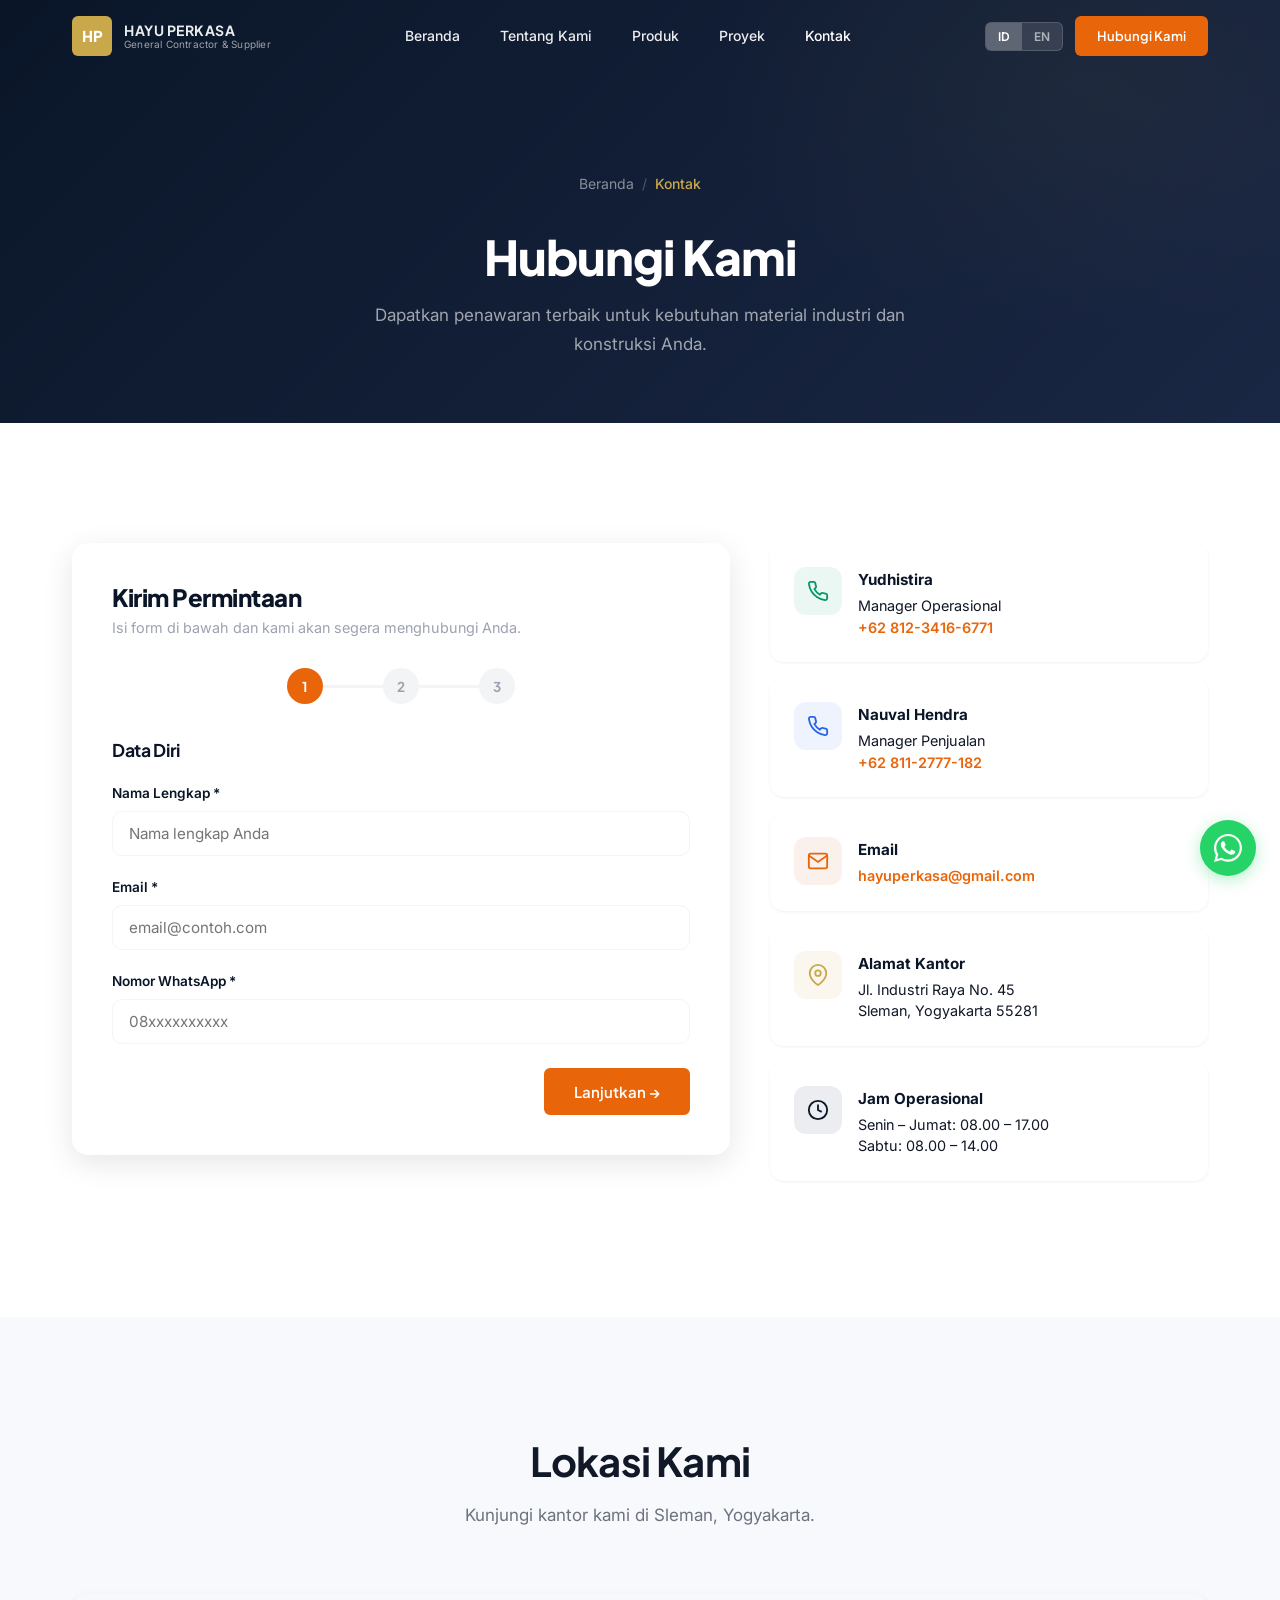
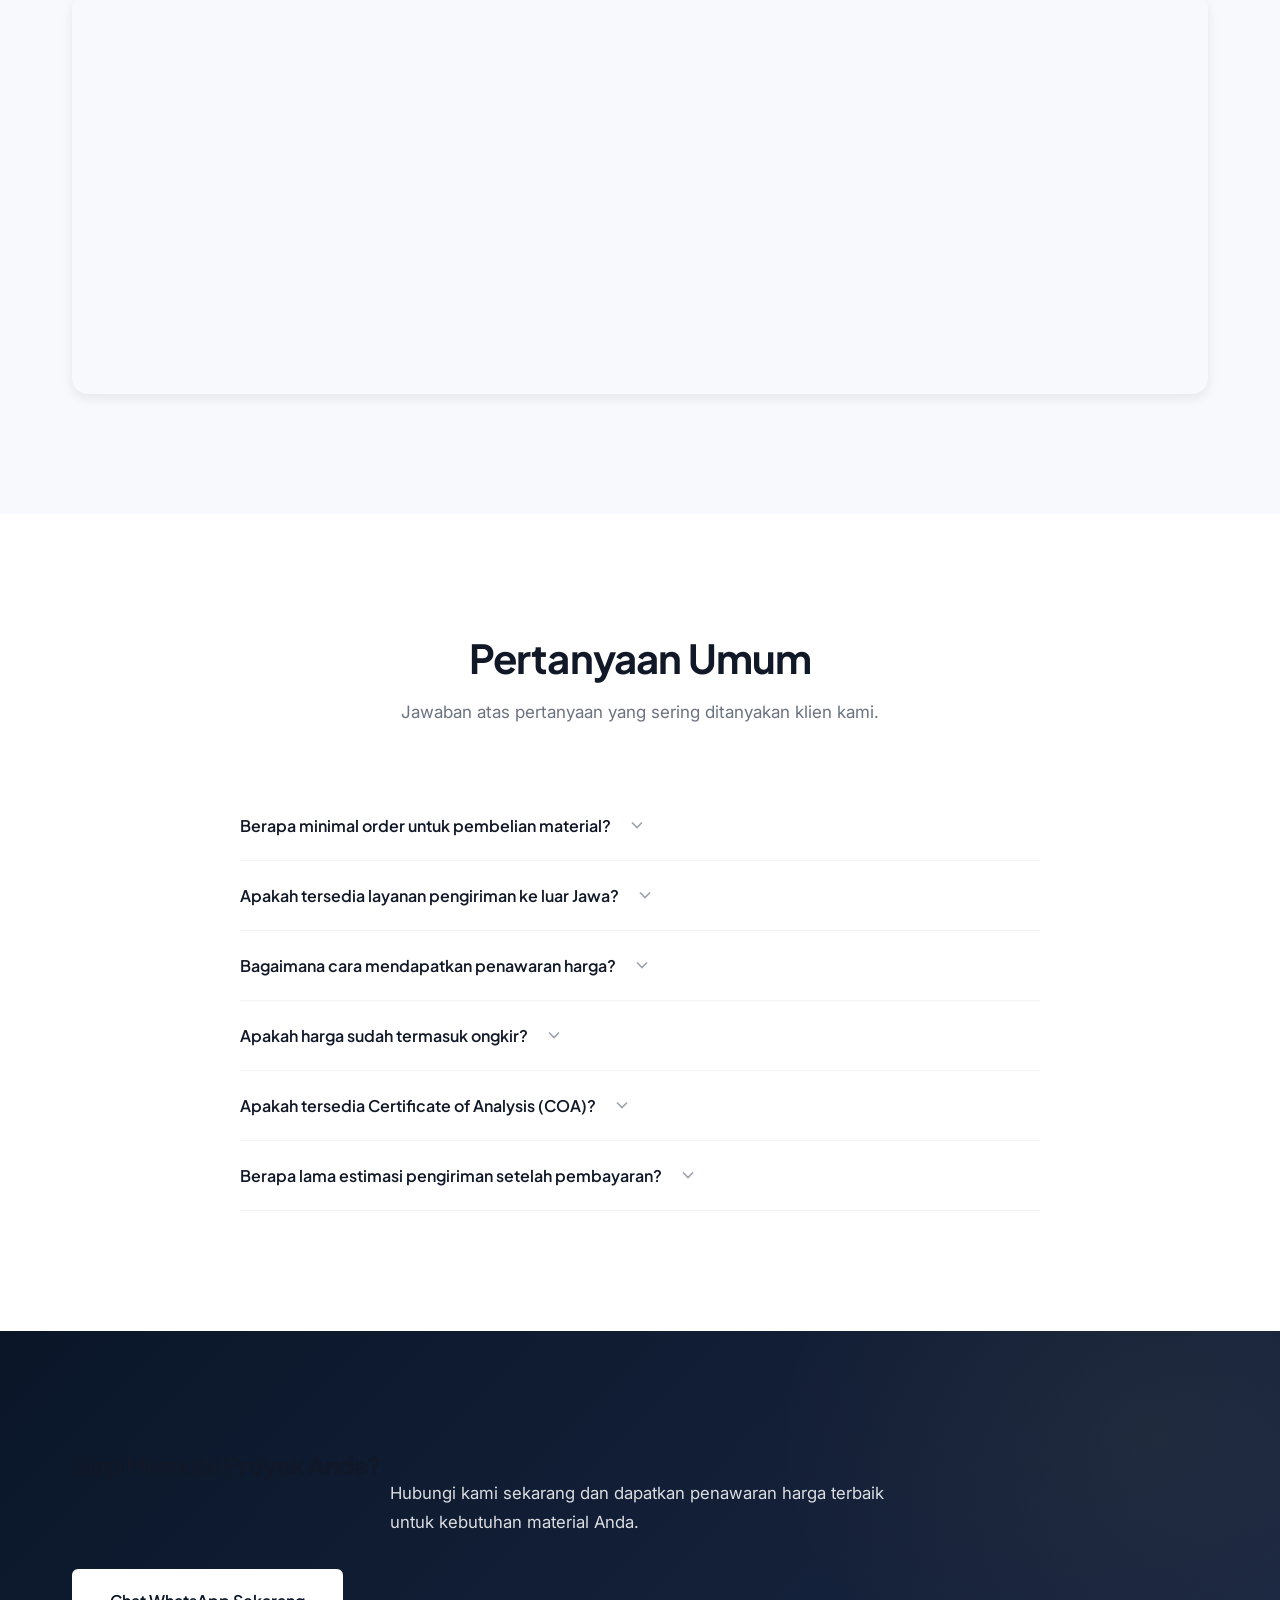
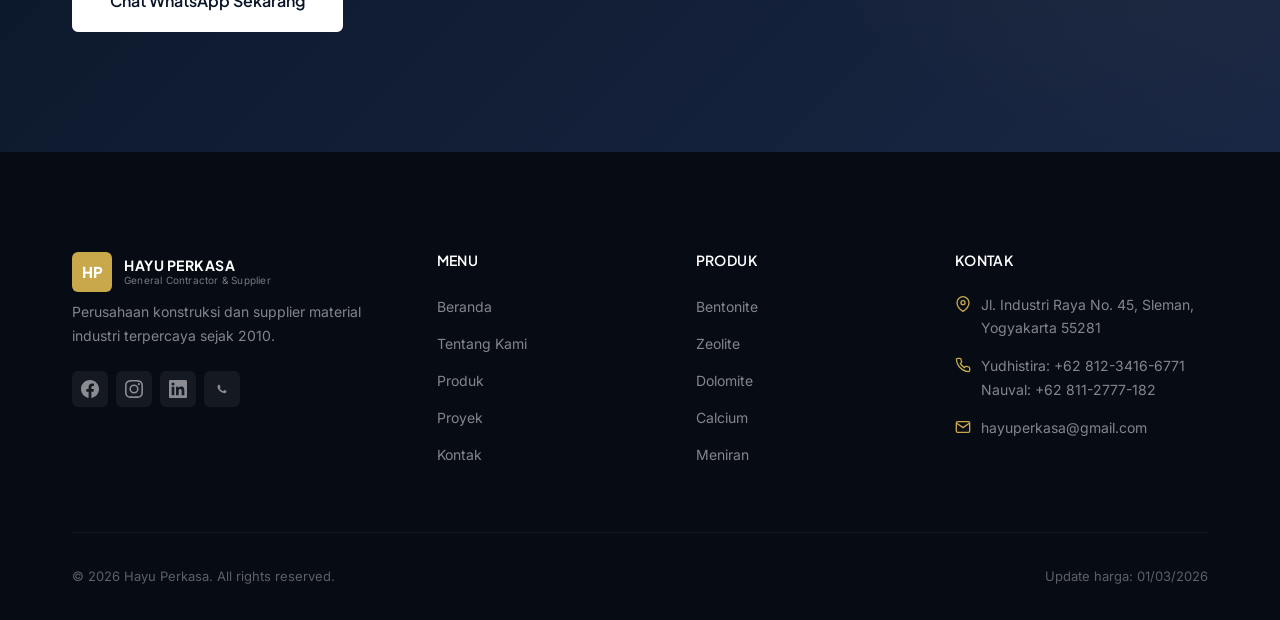
<file: contact.html>
<!DOCTYPE html>
<html lang="id">
<head>
  <meta charset="UTF-8">
  <meta name="viewport" content="width=device-width, initial-scale=1.0">
  <meta name="description" content="Hubungi Hayu Perkasa — dapatkan penawaran terbaik untuk kebutuhan material industri dan konstruksi Anda.">
  <title>Kontak — Hayu Perkasa</title>
  <link rel="preconnect" href="https://fonts.googleapis.com">
  <link rel="preconnect" href="https://fonts.gstatic.com" crossorigin>
  <link href="https://fonts.googleapis.com/css2?family=Inter:wght@300;400;500;600;700&family=Plus+Jakarta+Sans:wght@500;600;700;800&display=swap" rel="stylesheet">
  <link rel="stylesheet" href="css/style.css">
  <style>
    /* Multi-step form */
    .form-wrapper { background:var(--color-white); border-radius:16px; box-shadow:var(--shadow-lg); padding:40px; }
    .step-progress { display:flex; align-items:center; justify-content:center; gap:0; margin-bottom:36px; }
    .step-dot { width:36px; height:36px; border-radius:50%; background:var(--color-border-light); display:flex; align-items:center; justify-content:center; font-family:var(--font-heading); font-weight:700; font-size:0.85rem; color:var(--color-text-muted); transition:all 0.3s ease; position:relative; z-index:1; }
    .step-dot.active { background:var(--color-accent); color:var(--color-white); }
    .step-dot.completed { background:var(--color-primary); color:var(--color-white); }
    .step-line { width:60px; height:3px; background:var(--color-border-light); transition:background 0.3s ease; }
    .step-line.active { background:var(--color-primary); }
    .step-content { display:none; }
    .step-content.active { display:block; }
    .form-group { margin-bottom:20px; }
    .form-group label { display:block; font-weight:600; font-size:0.85rem; color:var(--color-primary); margin-bottom:6px; }
    .form-group input, .form-group select, .form-group textarea {
      width:100%; padding:12px 16px; border:1.5px solid var(--color-border-light); border-radius:10px;
      font-family:var(--font-body); font-size:0.95rem; color:var(--color-primary); transition:border-color 0.2s;
      background:var(--color-white); box-sizing:border-box;
    }
    .form-group input:focus, .form-group select:focus, .form-group textarea:focus {
      outline:none; border-color:var(--color-accent);
    }
    .form-group textarea { min-height:100px; resize:vertical; }
    .form-nav { display:flex; justify-content:space-between; gap:12px; margin-top:24px; }
    .form-nav .btn { min-width:140px; }
    .checkbox-group { display:flex; flex-wrap:wrap; gap:10px; margin-top:4px; }
    .checkbox-item { display:flex; align-items:center; gap:6px; padding:8px 14px; border:1.5px solid var(--color-border-light); border-radius:8px; cursor:pointer; font-size:0.85rem; transition:all 0.2s; user-select:none; }
    .checkbox-item:hover { border-color:var(--color-accent); }
    .checkbox-item input { display:none; }
    .checkbox-item.checked { background:rgba(204,74,24,0.06); border-color:var(--color-accent); color:var(--color-accent); font-weight:600; }

    /* Contact info */
    .contact-card { display:flex; align-items:flex-start; gap:16px; background:var(--color-white); border-radius:14px; padding:24px; box-shadow:var(--shadow-sm); margin-bottom:16px; transition:var(--transition-normal); }
    .contact-card:hover { box-shadow:var(--shadow-md); transform:translateY(-2px); }
    .contact-card-icon { width:48px; height:48px; min-width:48px; border-radius:12px; display:flex; align-items:center; justify-content:center; }
    .contact-card-icon svg { width:22px; height:22px; stroke-width:2; }
    .contact-card-title { font-weight:700; font-size:0.95rem; color:var(--color-primary); margin-bottom:2px; }
    .contact-card-value { color:var(--color-text-light); font-size:0.9rem; line-height:1.5; }
    .contact-card-value a { color:var(--color-accent); font-weight:600; text-decoration:none; }
    .contact-card-value a:hover { text-decoration:underline; }

    /* Map */
    .map-container { border-radius:16px; overflow:hidden; box-shadow:var(--shadow-md); height:400px; }
    .map-container iframe { width:100%; height:100%; border:0; }

    @media(max-width:768px) {
      .form-wrapper { padding:24px 18px; }
      .contact-split { flex-direction:column !important; }
    }
  </style>
</head>
<body>
  <!-- ===== NAVBAR ===== -->
  <nav class="navbar">
    <div class="container">
      <a href="index.html" class="navbar-brand">
        <div class="navbar-logo">HP</div>
        <div class="navbar-brand-text">
          <span class="navbar-brand-name">HAYU PERKASA</span>
          <span class="navbar-brand-tagline">General Contractor & Supplier</span>
        </div>
      </a>
      <div class="navbar-nav">
        <a href="index.html" data-id="Beranda" data-en="Home">Beranda</a>
        <a href="about.html" data-id="Tentang Kami" data-en="About Us">Tentang Kami</a>
        <a href="products.html" data-id="Produk" data-en="Products">Produk</a>
        <a href="projects.html" data-id="Proyek" data-en="Projects">Proyek</a>
        <a href="contact.html" class="active" data-id="Kontak" data-en="Contact">Kontak</a>
      </div>
      <div class="navbar-actions">
        <div class="lang-toggle">
          <button data-lang="id" class="active">ID</button>
          <button data-lang="en">EN</button>
        </div>
        <a href="contact.html" class="btn-cta-nav" data-id="Hubungi Kami" data-en="Contact Us">Hubungi Kami</a>
      </div>
      <button class="hamburger" aria-label="Toggle menu"><span></span><span></span><span></span></button>
    </div>
  </nav>
  <div class="mobile-nav">
    <a href="index.html" data-id="Beranda" data-en="Home">Beranda</a>
    <a href="about.html" data-id="Tentang Kami" data-en="About Us">Tentang Kami</a>
    <a href="products.html" data-id="Produk" data-en="Products">Produk</a>
    <a href="projects.html" data-id="Proyek" data-en="Projects">Proyek</a>
    <a href="contact.html" class="active" data-id="Kontak" data-en="Contact">Kontak</a>
    <div class="mobile-nav-actions">
      <div class="lang-toggle"><button data-lang="id" class="active">ID</button><button data-lang="en">EN</button></div>
      <a href="contact.html" class="btn btn-primary btn-sm" data-id="Hubungi Kami" data-en="Contact Us">Hubungi Kami</a>
    </div>
  </div>

  <!-- ===== PAGE HEADER ===== -->
  <section class="page-hero">
    <div class="container">
      <div class="breadcrumb">
        <a href="index.html" data-id="Beranda" data-en="Home">Beranda</a>
        <span class="separator">/</span>
        <span data-id="Kontak" data-en="Contact">Kontak</span>
      </div>
      <h1 class="reveal" data-id="Hubungi Kami" data-en="Contact Us">Hubungi Kami</h1>
      <p class="page-subtitle reveal">Dapatkan penawaran terbaik untuk kebutuhan material industri dan konstruksi Anda.</p>
    </div>
  </section>

  <!-- ===== CONTACT SECTION ===== -->
  <section class="section-padding">
    <div class="container">
      <div class="contact-split" style="display:flex;gap:40px;align-items:flex-start;">
        <!-- LEFT: Multi-step Form -->
        <div style="flex:1.2;">
          <div class="form-wrapper reveal-left">
            <h2 style="font-family:var(--font-heading);font-weight:800;font-size:1.5rem;color:var(--color-primary);margin-bottom:4px;">Kirim Permintaan</h2>
            <p style="color:var(--color-text-muted);margin-bottom:28px;font-size:0.9rem;">Isi form di bawah dan kami akan segera menghubungi Anda.</p>

            <div class="step-progress">
              <div class="step-dot active" data-step="1">1</div>
              <div class="step-line"></div>
              <div class="step-dot" data-step="2">2</div>
              <div class="step-line"></div>
              <div class="step-dot" data-step="3">3</div>
            </div>

            <form id="contactForm" novalidate>
              <!-- STEP 1 -->
              <div class="step-content active" data-step="1">
                <h3 style="font-family:var(--font-heading);font-weight:700;font-size:1.1rem;color:var(--color-primary);margin-bottom:20px;">Data Diri</h3>
                <div class="form-group">
                  <label for="nama">Nama Lengkap *</label>
                  <input type="text" id="nama" name="nama" placeholder="Nama lengkap Anda" required>
                </div>
                <div class="form-group">
                  <label for="email">Email *</label>
                  <input type="email" id="email" name="email" placeholder="email@contoh.com" required>
                </div>
                <div class="form-group">
                  <label for="whatsapp">Nomor WhatsApp *</label>
                  <input type="tel" id="whatsapp" name="whatsapp" placeholder="08xxxxxxxxxx" required>
                </div>
                <div class="form-nav">
                  <div></div>
                  <button type="button" class="btn btn-primary" onclick="nextStep(2)">Lanjutkan →</button>
                </div>
              </div>

              <!-- STEP 2 -->
              <div class="step-content" data-step="2">
                <h3 style="font-family:var(--font-heading);font-weight:700;font-size:1.1rem;color:var(--color-primary);margin-bottom:20px;">Detail Kebutuhan</h3>
                <div class="form-group">
                  <label>Produk yang Dibutuhkan *</label>
                  <div class="checkbox-group" id="productCheckboxGroup">
                    <label class="checkbox-item" onclick="toggleCheck(this)"><input type="checkbox" name="produk" value="Bentonite"> Bentonite</label>
                    <label class="checkbox-item" onclick="toggleCheck(this)"><input type="checkbox" name="produk" value="Zeolite"> Zeolite</label>
                    <label class="checkbox-item" onclick="toggleCheck(this)"><input type="checkbox" name="produk" value="Dolomite"> Dolomite</label>
                    <label class="checkbox-item" onclick="toggleCheck(this)"><input type="checkbox" name="produk" value="Calcium"> Calcium</label>
                    <label class="checkbox-item" onclick="toggleCheck(this)"><input type="checkbox" name="produk" value="Meniran"> Meniran</label>
                  </div>
                </div>
                <div class="form-group">
                  <label for="volume">Volume / Jumlah</label>
                  <select id="volume" name="volume">
                    <option value="">Pilih volume</option>
                    <option value="< 1 Ton">&lt; 1 Ton</option>
                    <option value="1 - 5 Ton">1 – 5 Ton</option>
                    <option value="5 - 20 Ton">5 – 20 Ton</option>
                    <option value="20 - 50 Ton">20 – 50 Ton</option>
                    <option value="> 50 Ton">&gt; 50 Ton</option>
                  </select>
                </div>
                <div class="form-group">
                  <label for="lokasi">Lokasi Pengiriman</label>
                  <input type="text" id="lokasi" name="lokasi" placeholder="Kota / Kabupaten tujuan">
                </div>
                <div class="form-nav">
                  <button type="button" class="btn btn-outline-dark" onclick="prevStep(1)">← Kembali</button>
                  <button type="button" class="btn btn-primary" onclick="nextStep(3)">Lanjutkan →</button>
                </div>
              </div>

              <!-- STEP 3 -->
              <div class="step-content" data-step="3">
                <h3 style="font-family:var(--font-heading);font-weight:700;font-size:1.1rem;color:var(--color-primary);margin-bottom:20px;">Pesan & Konfirmasi</h3>
                <div class="form-group">
                  <label for="pesan">Pesan / Keterangan Tambahan</label>
                  <textarea id="pesan" name="pesan" placeholder="Jelaskan kebutuhan Anda secara detail..."></textarea>
                </div>
                <div class="form-group">
                  <label for="tanggal">Tanggal Dibutuhkan</label>
                  <input type="date" id="tanggal" name="tanggal">
                </div>
                <div class="form-group">
                  <label for="source">Darimana Anda Mengenal Kami?</label>
                  <select id="source" name="source">
                    <option value="">Pilih</option>
                    <option value="Google">Google / Mesin Pencari</option>
                    <option value="Sosial Media">Sosial Media</option>
                    <option value="Referensi">Referensi Teman / Kolega</option>
                    <option value="Lainnya">Lainnya</option>
                  </select>
                </div>
                <div class="form-nav">
                  <button type="button" class="btn btn-outline-dark" onclick="prevStep(2)">← Kembali</button>
                  <button type="submit" class="btn btn-primary">Kirim via WhatsApp</button>
                </div>
              </div>
            </form>
          </div>
        </div>

        <!-- RIGHT: Contact Info -->
        <div style="flex:0.8;" class="reveal-right">
          <div class="contact-card">
            <div class="contact-card-icon" style="background:rgba(5,150,105,0.08);">
              <svg width="22" height="22" fill="none" stroke="#059669" viewBox="0 0 24 24"><path d="M22 16.92v3a2 2 0 0 1-2.18 2 19.79 19.79 0 0 1-8.63-3.07 19.5 19.5 0 0 1-6-6 19.79 19.79 0 0 1-3.07-8.67A2 2 0 0 1 4.11 2h3a2 2 0 0 1 2 1.72c.127.96.361 1.903.7 2.81a2 2 0 0 1-.45 2.11L8.09 9.91a16 16 0 0 0 6 6l1.27-1.27a2 2 0 0 1 2.11-.45c.907.339 1.85.573 2.81.7A2 2 0 0 1 22 16.92z"/></svg>
            </div>
            <div>
              <div class="contact-card-title">Yudhistira</div>
              <div class="contact-card-value">Manager Operasional</div>
              <div class="contact-card-value"><a href="https://wa.me/6281234166771" target="_blank" rel="noopener noreferrer">+62 812-3416-6771</a></div>
            </div>
          </div>
          <div class="contact-card">
            <div class="contact-card-icon" style="background:rgba(37,99,235,0.08);">
              <svg width="22" height="22" fill="none" stroke="#2563EB" viewBox="0 0 24 24"><path d="M22 16.92v3a2 2 0 0 1-2.18 2 19.79 19.79 0 0 1-8.63-3.07 19.5 19.5 0 0 1-6-6 19.79 19.79 0 0 1-3.07-8.67A2 2 0 0 1 4.11 2h3a2 2 0 0 1 2 1.72c.127.96.361 1.903.7 2.81a2 2 0 0 1-.45 2.11L8.09 9.91a16 16 0 0 0 6 6l1.27-1.27a2 2 0 0 1 2.11-.45c.907.339 1.85.573 2.81.7A2 2 0 0 1 22 16.92z"/></svg>
            </div>
            <div>
              <div class="contact-card-title">Nauval Hendra</div>
              <div class="contact-card-value">Manager Penjualan</div>
              <div class="contact-card-value"><a href="https://wa.me/628112777182" target="_blank" rel="noopener noreferrer">+62 811-2777-182</a></div>
            </div>
          </div>
          <div class="contact-card">
            <div class="contact-card-icon" style="background:rgba(204,74,24,0.08);">
              <svg width="22" height="22" fill="none" stroke="var(--color-accent)" viewBox="0 0 24 24"><path d="M4 4h16c1.1 0 2 .9 2 2v12c0 1.1-.9 2-2 2H4c-1.1 0-2-.9-2-2V6c0-1.1.9-2 2-2z"/><path d="M22 6l-10 7L2 6"/></svg>
            </div>
            <div>
              <div class="contact-card-title" data-id="Email" data-en="Email">Email</div>
              <div class="contact-card-value"><a href="mailto:hayuperkasa@gmail.com">hayuperkasa@gmail.com</a></div>
            </div>
          </div>
          <div class="contact-card">
            <div class="contact-card-icon" style="background:rgba(200,151,58,0.08);">
              <svg width="22" height="22" fill="none" stroke="var(--color-gold)" viewBox="0 0 24 24"><path d="M21 10c0 7-9 13-9 13s-9-6-9-13a9 9 0 0 1 18 0z"/><circle cx="12" cy="10" r="3"/></svg>
            </div>
            <div>
              <div class="contact-card-title" data-id="Alamat Kantor" data-en="Office Address">Alamat Kantor</div>
              <div class="contact-card-value">Jl. Industri Raya No. 45<br>Sleman, Yogyakarta 55281</div>
            </div>
          </div>
          <div class="contact-card">
            <div class="contact-card-icon" style="background:rgba(11,30,61,0.08);">
              <svg width="22" height="22" fill="none" stroke="var(--color-primary)" viewBox="0 0 24 24"><circle cx="12" cy="12" r="10"/><path d="M12 6v6l4 2"/></svg>
            </div>
            <div>
              <div class="contact-card-title" data-id="Jam Operasional" data-en="Operating Hours">Jam Operasional</div>
              <div class="contact-card-value">Senin – Jumat: 08.00 – 17.00<br>Sabtu: 08.00 – 14.00</div>
            </div>
          </div>
        </div>
      </div>
    </div>
  </section>

  <!-- ===== MAP ===== -->
  <section class="section-padding" style="background:var(--color-off-white);">
    <div class="container">
      <div class="section-header reveal">
        <h2 data-id="Lokasi Kami" data-en="Our Location">Lokasi Kami</h2>
        <p data-id="Kunjungi kantor kami di Sleman, Yogyakarta." data-en="Visit our office in Sleman, Yogyakarta.">Kunjungi kantor kami di Sleman, Yogyakarta.</p>
      </div>
      <div class="map-container reveal">
        <iframe
          src="https://www.google.com/maps/embed?pb=!1m18!1m12!1m3!1d63243.77068789982!2d110.33280044!3d-7.79560011!2m3!1f0!2f0!3f0!3m2!1i1024!2i768!4f13.1!3m3!1m2!1s0x2e7a5787bd5b6bc5%3A0x21723fd4d3684f71!2sSleman%2C%20Kec.%20Sleman%2C%20Kabupaten%20Sleman%2C%20Daerah%20Istimewa%20Yogyakarta!5e0!3m2!1sid!2sid!4v1700000000000!5m2!1sid!2sid"
          width="100%" height="400" style="border:0;" allowfullscreen loading="lazy"
          referrerpolicy="no-referrer-when-downgrade"
          title="Lokasi Hayu Perkasa"></iframe>
      </div>
    </div>
  </section>

  <!-- ===== FAQ ===== -->
  <section class="section-padding">
    <div class="container">
      <div class="section-header reveal">
        <h2 data-id="Pertanyaan Umum" data-en="Frequently Asked Questions">Pertanyaan Umum</h2>
        <p data-id="Jawaban atas pertanyaan yang sering ditanyakan klien kami." data-en="Answers to questions frequently asked by our clients.">Jawaban atas pertanyaan yang sering ditanyakan klien kami.</p>
      </div>
      <div class="faq-wrapper reveal" style="max-width:800px;margin:0 auto;">
        <div class="faq-item">
          <button class="faq-question">
            <span>Berapa minimal order untuk pembelian material?</span>
            <svg class="faq-chevron" width="20" height="20" fill="none" stroke="currentColor" stroke-width="2" viewBox="0 0 24 24"><path d="M6 9l6 6 6-6"/></svg>
          </button>
          <div class="faq-answer">
            <p>Minimal order kami adalah 1 ton untuk setiap jenis material. Namun untuk wilayah Yogyakarta dan sekitarnya, kami memiliki fleksibilitas lebih untuk jumlah pemesanan. Silakan hubungi tim sales kami untuk negosiasi lebih lanjut.</p>
          </div>
        </div>
        <div class="faq-item">
          <button class="faq-question">
            <span>Apakah tersedia layanan pengiriman ke luar Jawa?</span>
            <svg class="faq-chevron" width="20" height="20" fill="none" stroke="currentColor" stroke-width="2" viewBox="0 0 24 24"><path d="M6 9l6 6 6-6"/></svg>
          </button>
          <div class="faq-answer">
            <p>Ya, kami melayani pengiriman ke seluruh Indonesia termasuk luar Jawa. Kami bekerja sama dengan ekspedisi terpercaya melalui jalur darat dan laut. Biaya pengiriman akan disesuaikan berdasarkan volume dan lokasi tujuan.</p>
          </div>
        </div>
        <div class="faq-item">
          <button class="faq-question">
            <span>Bagaimana cara mendapatkan penawaran harga?</span>
            <svg class="faq-chevron" width="20" height="20" fill="none" stroke="currentColor" stroke-width="2" viewBox="0 0 24 24"><path d="M6 9l6 6 6-6"/></svg>
          </button>
          <div class="faq-answer">
            <p>Anda bisa mengisi form di halaman ini atau langsung menghubungi tim sales kami via WhatsApp. Sebutkan jenis material, volume yang dibutuhkan, dan lokasi pengiriman. Kami akan memberikan penawaran dalam 1x24 jam.</p>
          </div>
        </div>
        <div class="faq-item">
          <button class="faq-question">
            <span>Apakah harga sudah termasuk ongkir?</span>
            <svg class="faq-chevron" width="20" height="20" fill="none" stroke="currentColor" stroke-width="2" viewBox="0 0 24 24"><path d="M6 9l6 6 6-6"/></svg>
          </button>
          <div class="faq-answer">
            <p>Harga yang tertera di website adalah harga franco gudang (belum termasuk ongkos kirim). Biaya pengiriman dihitung terpisah berdasarkan volume, berat, dan jarak kirim. Kami akan memberikan estimasi ongkir saat penawaran harga.</p>
          </div>
        </div>
        <div class="faq-item">
          <button class="faq-question">
            <span>Apakah tersedia Certificate of Analysis (COA)?</span>
            <svg class="faq-chevron" width="20" height="20" fill="none" stroke="currentColor" stroke-width="2" viewBox="0 0 24 24"><path d="M6 9l6 6 6-6"/></svg>
          </button>
          <div class="faq-answer">
            <p>Ya, semua produk kami dilengkapi dengan Certificate of Analysis (COA) dari laboratorium terakreditasi. COA akan dikirimkan bersama dengan dokumen pengiriman barang atau bisa diminta terlebih dahulu sebelum transaksi.</p>
          </div>
        </div>
        <div class="faq-item">
          <button class="faq-question">
            <span>Berapa lama estimasi pengiriman setelah pembayaran?</span>
            <svg class="faq-chevron" width="20" height="20" fill="none" stroke="currentColor" stroke-width="2" viewBox="0 0 24 24"><path d="M6 9l6 6 6-6"/></svg>
          </button>
          <div class="faq-answer">
            <p>Untuk wilayah Jawa, estimasi pengiriman 2-4 hari kerja setelah pembayaran dikonfirmasi. Untuk luar Jawa, estimasi 5-10 hari kerja tergantung lokasi dan ketersediaan jalur pengiriman. Stok pada umumnya selalu tersedia.</p>
          </div>
        </div>
      </div>
    </div>
  </section>

  <!-- ===== CTA BANNER ===== -->
  <section class="cta-banner">
    <div class="container">
      <h2 class="reveal">Siap Memulai Proyek Anda?</h2>
      <p class="reveal" style="max-width:500px;margin:0 auto 32px;color:rgba(255,255,255,0.85);font-size:1.05rem;">Hubungi kami sekarang dan dapatkan penawaran harga terbaik untuk kebutuhan material Anda.</p>
      <a href="https://wa.me/6281234166771?text=Halo%20Hayu%20Perkasa%2C%20saya%20tertarik%20untuk%20konsultasi%20tentang%20material%20industri." target="_blank" rel="noopener noreferrer" class="btn btn-white btn-lg reveal">Chat WhatsApp Sekarang</a>
    </div>
  </section>

  <!-- ===== FOOTER ===== -->
  <footer class="footer">
    <div class="container">
      <div class="footer-grid">
        <div class="footer-col">
          <a href="index.html" class="navbar-brand" style="margin-bottom:8px;">
            <div class="navbar-logo">HP</div>
            <div class="navbar-brand-text">
              <span class="navbar-brand-name">HAYU PERKASA</span>
              <span class="navbar-brand-tagline">General Contractor & Supplier</span>
            </div>
          </a>
          <p class="footer-brand-desc" data-id="Perusahaan konstruksi dan supplier material industri terpercaya sejak 2010." data-en="Trusted construction company and industrial material supplier since 2010.">Perusahaan konstruksi dan supplier material industri terpercaya sejak 2010.</p>
          <div class="footer-social">
            <a href="#" aria-label="Facebook"><svg width="18" height="18" fill="currentColor" viewBox="0 0 24 24"><path d="M24 12.073c0-6.627-5.373-12-12-12s-12 5.373-12 12c0 5.99 4.388 10.954 10.125 11.854v-8.385H7.078v-3.47h3.047V9.43c0-3.007 1.792-4.669 4.533-4.669 1.312 0 2.686.235 2.686.235v2.953H15.83c-1.491 0-1.956.925-1.956 1.874v2.25h3.328l-.532 3.47h-2.796v8.385C19.612 23.027 24 18.062 24 12.073z"/></svg></a>
            <a href="#" aria-label="Instagram"><svg width="18" height="18" fill="currentColor" viewBox="0 0 24 24"><path d="M12 2.163c3.204 0 3.584.012 4.85.07 3.252.148 4.771 1.691 4.919 4.919.058 1.265.069 1.645.069 4.849 0 3.205-.012 3.584-.069 4.849-.149 3.225-1.664 4.771-4.919 4.919-1.266.058-1.644.07-4.85.07-3.204 0-3.584-.012-4.849-.07-3.26-.149-4.771-1.699-4.919-4.92-.058-1.265-.07-1.644-.07-4.849 0-3.204.013-3.583.07-4.849.149-3.227 1.664-4.771 4.919-4.919 1.266-.057 1.645-.069 4.849-.069zM12 0C8.741 0 8.333.014 7.053.072 2.695.272.273 2.69.073 7.052.014 8.333 0 8.741 0 12c0 3.259.014 3.668.072 4.948.2 4.358 2.618 6.78 6.98 6.98C8.333 23.986 8.741 24 12 24c3.259 0 3.668-.014 4.948-.072 4.354-.2 6.782-2.618 6.979-6.98.059-1.28.073-1.689.073-4.948 0-3.259-.014-3.667-.072-4.947-.196-4.354-2.617-6.78-6.979-6.98C15.668.014 15.259 0 12 0zm0 5.838a6.162 6.162 0 100 12.324 6.162 6.162 0 000-12.324zM12 16a4 4 0 110-8 4 4 0 010 8zm6.406-11.845a1.44 1.44 0 100 2.881 1.44 1.44 0 000-2.881z"/></svg></a>
            <a href="#" aria-label="LinkedIn"><svg width="18" height="18" fill="currentColor" viewBox="0 0 24 24"><path d="M20.447 20.452h-3.554v-5.569c0-1.328-.027-3.037-1.852-3.037-1.853 0-2.136 1.445-2.136 2.939v5.667H9.351V9h3.414v1.561h.046c.477-.9 1.637-1.85 3.37-1.85 3.601 0 4.267 2.37 4.267 5.455v6.286zM5.337 7.433a2.062 2.062 0 01-2.063-2.065 2.064 2.064 0 112.063 2.065zm1.782 13.019H3.555V9h3.564v11.452zM22.225 0H1.771C.792 0 0 .774 0 1.729v20.542C0 23.227.792 24 1.771 24h20.451C23.2 24 24 23.227 24 22.271V1.729C24 .774 23.2 0 22.222 0h.003z"/></svg></a>
            <a href="https://wa.me/6281234166771" target="_blank" rel="noopener noreferrer" aria-label="WhatsApp"><svg width="18" height="18" fill="currentColor" viewBox="0 0 24 24"><path d="M17.472 14.382c-.297-.149-1.758-.867-2.03-.967-.273-.099-.471-.148-.67.15-.197.297-.767.966-.94 1.164-.173.199-.347.223-.644.075-.297-.15-1.255-.463-2.39-1.475-.883-.788-1.48-1.761-1.653-2.059-.173-.297-.018-.458.13-.606.134-.133.298-.347.446-.52.149-.174.198-.298.298-.497.099-.198.05-.371-.025-.52-.075-.149-.669-1.612-.916-2.207-.242-.579-.487-.5-.669-.51-.173-.008-.371-.01-.57-.01-.198 0-.52.074-.792.372-.272.297-1.04 1.016-1.04 2.479 0 1.462 1.065 2.875 1.213 3.074.149.198 2.096 3.2 5.077 4.487.709.306 1.262.489 1.694.625.712.227 1.36.195 1.871.118.571-.085 1.758-.719 2.006-1.413.248-.694.248-1.289.173-1.413-.074-.124-.272-.198-.57-.347z"/></svg></a>
          </div>
        </div>
        <div class="footer-col">
          <h4 data-id="Menu" data-en="Menu">Menu</h4>
          <ul class="footer-links">
            <li><a href="index.html" data-id="Beranda" data-en="Home">Beranda</a></li>
            <li><a href="about.html" data-id="Tentang Kami" data-en="About Us">Tentang Kami</a></li>
            <li><a href="products.html" data-id="Produk" data-en="Products">Produk</a></li>
            <li><a href="projects.html" data-id="Proyek" data-en="Projects">Proyek</a></li>
            <li><a href="contact.html" data-id="Kontak" data-en="Contact">Kontak</a></li>
          </ul>
        </div>
        <div class="footer-col">
          <h4 data-id="Produk" data-en="Products">Produk</h4>
          <ul class="footer-links">
            <li><a href="products.html">Bentonite</a></li>
            <li><a href="products.html">Zeolite</a></li>
            <li><a href="products.html">Dolomite</a></li>
            <li><a href="products.html">Calcium</a></li>
            <li><a href="products.html">Meniran</a></li>
          </ul>
        </div>
        <div class="footer-col">
          <h4 data-id="Kontak" data-en="Contact">Kontak</h4>
          <div class="footer-contact-item">
            <svg fill="none" stroke="currentColor" stroke-width="2" viewBox="0 0 24 24"><path d="M21 10c0 7-9 13-9 13s-9-6-9-13a9 9 0 0 1 18 0z"/><circle cx="12" cy="10" r="3"/></svg>
            <span>Jl. Industri Raya No. 45, Sleman, Yogyakarta 55281</span>
          </div>
          <div class="footer-contact-item">
            <svg fill="none" stroke="currentColor" stroke-width="2" viewBox="0 0 24 24"><path d="M22 16.92v3a2 2 0 0 1-2.18 2 19.79 19.79 0 0 1-8.63-3.07 19.5 19.5 0 0 1-6-6 19.79 19.79 0 0 1-3.07-8.67A2 2 0 0 1 4.11 2h3a2 2 0 0 1 2 1.72c.127.96.361 1.903.7 2.81a2 2 0 0 1-.45 2.11L8.09 9.91a16 16 0 0 0 6 6l1.27-1.27a2 2 0 0 1 2.11-.45c.907.339 1.85.573 2.81.7A2 2 0 0 1 22 16.92z"/></svg>
            <span>Yudhistira: +62 812-3416-6771<br>Nauval: +62 811-2777-182</span>
          </div>
          <div class="footer-contact-item">
            <svg fill="none" stroke="currentColor" stroke-width="2" viewBox="0 0 24 24"><path d="M4 4h16c1.1 0 2 .9 2 2v12c0 1.1-.9 2-2 2H4c-1.1 0-2-.9-2-2V6c0-1.1.9-2 2-2z"/><path d="M22 6l-10 7L2 6"/></svg>
            <span>hayuperkasa@gmail.com</span>
          </div>
        </div>
      </div>
      <div class="footer-bottom">
        <span data-id="2026 Hayu Perkasa. All rights reserved." data-en="2026 Hayu Perkasa. All rights reserved.">&copy; 2026 Hayu Perkasa. All rights reserved.</span>
        <span data-id="Update harga: 01/03/2026" data-en="Price update: 01/03/2026">Update harga: 01/03/2026</span>
      </div>
    </div>
  </footer>

  <script src="js/components.js"></script>
  <script>
    /* Multi-step form logic */
    let currentStep = 1;

    function updateProgress(step) {
      document.querySelectorAll('.step-dot').forEach(dot => {
        const s = parseInt(dot.dataset.step);
        dot.classList.remove('active', 'completed');
        if (s === step) dot.classList.add('active');
        else if (s < step) dot.classList.add('completed');
      });
      document.querySelectorAll('.step-line').forEach((line, i) => {
        line.classList.toggle('active', i < step - 1);
      });
      document.querySelectorAll('.step-content').forEach(content => {
        content.classList.toggle('active', parseInt(content.dataset.step) === step);
      });
    }

    function nextStep(step) {
      // Validate current step
      if (currentStep === 1) {
        const nama = document.getElementById('nama').value.trim();
        const email = document.getElementById('email').value.trim();
        const wa = document.getElementById('whatsapp').value.trim();
        if (!nama || !email || !wa) {
          alert('Mohon lengkapi semua field yang bertanda *');
          return;
        }
        const emailPattern = /^[^\s@]+@[^\s@]+\.[^\s@]+$/;
        if (!emailPattern.test(email)) {
          alert('Mohon masukkan email yang valid');
          return;
        }
      }
      if (currentStep === 2) {
        const checked = document.querySelectorAll('#productCheckboxGroup input:checked');
        if (checked.length === 0) {
          alert('Mohon pilih minimal satu produk');
          return;
        }
      }
      currentStep = step;
      updateProgress(step);
    }

    function prevStep(step) {
      currentStep = step;
      updateProgress(step);
    }

    function toggleCheck(el) {
      const input = el.querySelector('input');
      setTimeout(() => {
        el.classList.toggle('checked', input.checked);
      }, 0);
    }

    // Form submit → WhatsApp
    document.getElementById('contactForm').addEventListener('submit', function(e) {
      e.preventDefault();
      const nama = document.getElementById('nama').value.trim();
      const email = document.getElementById('email').value.trim();
      const wa = document.getElementById('whatsapp').value.trim();
      const checked = document.querySelectorAll('#productCheckboxGroup input:checked');
      const produkList = Array.from(checked).map(c => c.value).join(', ');
      const volume = document.getElementById('volume').value;
      const lokasi = document.getElementById('lokasi').value.trim();
      const pesan = document.getElementById('pesan').value.trim();
      const tanggal = document.getElementById('tanggal').value;

      let msg = `Halo Hayu Perkasa,\n\nSaya ingin mengajukan permintaan:\n`;
      msg += `\n*Nama:* ${nama}`;
      msg += `\n*Email:* ${email}`;
      msg += `\n*WhatsApp:* ${wa}`;
      msg += `\n*Produk:* ${produkList}`;
      if (volume) msg += `\n*Volume:* ${volume}`;
      if (lokasi) msg += `\n*Lokasi Kirim:* ${lokasi}`;
      if (tanggal) msg += `\n*Dibutuhkan:* ${tanggal}`;
      if (pesan) msg += `\n*Pesan:* ${pesan}`;
      msg += `\n\nTerima kasih.`;

      const encoded = encodeURIComponent(msg);
      window.open(`https://wa.me/6281234166771?text=${encoded}`, '_blank');
    });
  </script>
</body>
</html>
</file>
<file: css/style.css>
/* ============================================
   HAYU PERKASA — Premium Corporate v5.0
   Clean · Authoritative · World-class
   ============================================ */

/* ===== VARIABLES ===== */
:root {
  --color-primary: #0A1628;
  --color-primary-rgb: 10, 22, 40;
  --color-secondary: #1A2744;
  --color-accent: #E8650A;
  --color-accent-hover: #D45A00;
  --color-accent-rgb: 232, 101, 10;
  --color-accent-light: #FFF4EC;
  --color-gold: #C9A84C;
  --color-gold-dark: #B39340;
  --color-gold-rgb: 201, 168, 76;
  --color-gold-light: rgba(201, 168, 76, 0.08);
  --color-off-white: #F8F9FC;
  --color-cream: #FAF8F3;
  --color-white: #FFFFFF;
  --color-dark: #060B14;
  --color-text: #111827;
  --color-text-secondary: #6B7280;
  --color-text-muted: #9CA3AF;
  --color-border: #E5E7EB;
  --color-border-light: #F3F4F6;
  --color-success: #10B981;
  --color-wa-green: #25D366;

  --color-cat-bentonite: #3B82F6;
  --color-cat-zeolite: #059669;
  --color-cat-dolomite: #D97706;
  --color-cat-calcium: #7C3AED;
  --color-cat-meniran: #0D9488;

  --font-heading: 'Plus Jakarta Sans', sans-serif;
  --font-body: 'Inter', sans-serif;

  --space-xs: 4px;
  --space-sm: 8px;
  --space-md: 16px;
  --space-lg: 24px;
  --space-xl: 32px;
  --space-2xl: 48px;
  --space-3xl: 64px;
  --space-4xl: 100px;
  --space-5xl: 120px;

  --radius-xs: 4px;
  --radius-sm: 6px;
  --radius-md: 10px;
  --radius-lg: 14px;
  --radius-xl: 20px;
  --radius-2xl: 28px;
  --radius-full: 9999px;

  --shadow-xs: 0 1px 2px rgba(0,0,0,0.04);
  --shadow-sm: 0 1px 3px rgba(0,0,0,0.06);
  --shadow-md: 0 4px 12px rgba(0,0,0,0.08);
  --shadow-lg: 0 8px 30px rgba(0,0,0,0.1);
  --shadow-xl: 0 20px 50px rgba(0,0,0,0.14);
  --shadow-card: 0 1px 3px rgba(0,0,0,0.04), 0 4px 16px rgba(0,0,0,0.04);
  --shadow-card-hover: 0 12px 40px rgba(0,0,0,0.12);
  --shadow-glass: 0 8px 32px rgba(0,0,0,0.06), inset 0 0 0 1px rgba(255,255,255,0.1);
  --shadow-navbar: 0 1px 0 rgba(0,0,0,0.05);

  --ease: cubic-bezier(0.25, 0.1, 0.25, 1);
  --ease-out: cubic-bezier(0, 0, 0.2, 1);
  --ease-spring: cubic-bezier(0.34, 1.56, 0.64, 1);
  --transition: all 0.3s var(--ease);
  --transition-fast: all 0.15s var(--ease);
  --transition-slow: all 0.5s var(--ease-out);

  --container-max: 1200px;
  --container-narrow: 800px;
  --navbar-height: 72px;
  --navbar-height-scrolled: 64px;
}

/* ===== RESET ===== */
*, *::before, *::after { margin: 0; padding: 0; box-sizing: border-box; }

html {
  scroll-behavior: smooth;
  -webkit-font-smoothing: antialiased;
  -moz-osx-font-smoothing: grayscale;
  text-rendering: optimizeLegibility;
}

body {
  font-family: var(--font-body);
  font-weight: 400;
  font-size: 16px;
  line-height: 1.7;
  color: var(--color-text);
  background: var(--color-white);
  overflow-x: hidden;
}

a { text-decoration: none; color: inherit; }
img { max-width: 100%; display: block; }
button { cursor: pointer; border: none; background: none; font-family: inherit; }
ul { list-style: none; }
input, select, textarea { font-family: inherit; font-size: inherit; }

/* ===== LAYOUT ===== */
.container {
  max-width: var(--container-max);
  margin: 0 auto;
  padding: 0 32px;
}

.section-padding { padding: var(--space-5xl) 0; }
.section-padding-sm { padding: var(--space-4xl) 0; }

.section-header {
  text-align: center;
  margin-bottom: var(--space-3xl);
}
.section-header h2 {
  font-family: var(--font-heading);
  font-size: clamp(1.75rem, 4vw, 2.5rem);
  font-weight: 700;
  color: var(--color-text);
  margin-bottom: var(--space-md);
  letter-spacing: -0.02em;
  line-height: 1.2;
}
.section-header p {
  font-size: 1.0625rem;
  color: var(--color-text-secondary);
  max-width: 580px;
  margin: 0 auto;
  line-height: 1.7;
}

/* Grid systems */
.grid-2 { display: grid; grid-template-columns: repeat(2, 1fr); gap: var(--space-lg); }
.grid-3 { display: grid; grid-template-columns: repeat(3, 1fr); gap: var(--space-lg); }
.grid-4 { display: grid; grid-template-columns: repeat(4, 1fr); gap: var(--space-lg); }

/* =========================================
   TYPOGRAPHY
   ========================================= */
h1, h2, h3, h4, h5, h6 {
  font-family: var(--font-heading);
  font-weight: 700;
  color: var(--color-text);
  line-height: 1.2;
  letter-spacing: -0.02em;
}

/* =========================================
   BUTTONS
   ========================================= */
.btn {
  display: inline-flex;
  align-items: center;
  justify-content: center;
  gap: 8px;
  font-family: var(--font-heading);
  font-weight: 600;
  font-size: 0.9375rem;
  padding: 12px 28px;
  border-radius: var(--radius-sm);
  transition: var(--transition);
  border: 2px solid transparent;
  white-space: nowrap;
  cursor: pointer;
  text-decoration: none;
}
.btn-sm { padding: 8px 18px; font-size: 0.8125rem; }
.btn-lg { padding: 16px 36px; font-size: 1rem; }

.btn-primary {
  background: var(--color-accent);
  color: #fff;
  border-color: var(--color-accent);
}
.btn-primary:hover {
  background: var(--color-accent-hover);
  border-color: var(--color-accent-hover);
  transform: translateY(-1px);
  box-shadow: 0 4px 12px rgba(var(--color-accent-rgb), 0.3);
}

.btn-gold {
  background: var(--color-gold);
  color: #fff;
  border-color: var(--color-gold);
}
.btn-gold:hover {
  background: var(--color-gold-dark);
  border-color: var(--color-gold-dark);
  transform: translateY(-1px);
  box-shadow: 0 4px 12px rgba(var(--color-gold-rgb), 0.3);
}

.btn-outline-dark {
  background: transparent;
  color: var(--color-text);
  border-color: var(--color-border);
}
.btn-outline-dark:hover {
  border-color: var(--color-text);
  background: var(--color-text);
  color: #fff;
}

.btn-white {
  background: #fff;
  color: var(--color-primary);
  border-color: #fff;
}
.btn-white:hover {
  background: var(--color-off-white);
  transform: translateY(-1px);
  box-shadow: 0 4px 12px rgba(255,255,255,0.2);
}

/* =========================================
   BADGES
   ========================================= */
.badge {
  display: inline-flex;
  align-items: center;
  padding: 4px 12px;
  border-radius: var(--radius-full);
  font-size: 0.75rem;
  font-weight: 600;
  letter-spacing: 0.02em;
  line-height: 1.4;
}
.badge-bentonite { background: rgba(59,130,246,0.1); color: var(--color-cat-bentonite); }
.badge-zeolite { background: rgba(5,150,105,0.1); color: var(--color-cat-zeolite); }
.badge-dolomite { background: rgba(217,119,6,0.1); color: var(--color-cat-dolomite); }
.badge-calcium { background: rgba(124,58,237,0.1); color: var(--color-cat-calcium); }
.badge-meniran { background: rgba(13,148,136,0.1); color: var(--color-cat-meniran); }
.badge-konstruksi { background: rgba(232,101,10,0.12); color: var(--color-accent); }
.badge-supply { background: rgba(201,168,76,0.12); color: var(--color-gold-dark); }

/* =========================================
   LINK ARROW
   ========================================= */
.link-arrow {
  display: inline-flex;
  align-items: center;
  font-family: var(--font-heading);
  font-weight: 600;
  font-size: 0.9375rem;
  color: var(--color-accent);
  transition: var(--transition);
}
.link-arrow:hover {
  color: var(--color-accent-hover);
  gap: 4px;
}

/* =========================================
   NAVBAR
   ========================================= */
.navbar {
  position: fixed;
  top: 0;
  left: 0;
  right: 0;
  z-index: 1000;
  height: var(--navbar-height);
  display: flex;
  align-items: center;
  transition: var(--transition);
  background: transparent;
}
.navbar.scrolled {
  background: rgba(255,255,255,0.97);
  backdrop-filter: blur(12px);
  -webkit-backdrop-filter: blur(12px);
  box-shadow: 0 1px 3px rgba(0,0,0,0.06);
  height: var(--navbar-height-scrolled);
}
.navbar > .container {
  display: flex;
  align-items: center;
  justify-content: space-between;
  width: 100%;
}

/* Brand */
.navbar-brand {
  display: flex;
  align-items: center;
  gap: 12px;
  text-decoration: none;
}
.navbar-logo {
  width: 40px;
  height: 40px;
  background: var(--color-gold);
  color: #fff;
  display: flex;
  align-items: center;
  justify-content: center;
  font-family: var(--font-heading);
  font-weight: 800;
  font-size: 15px;
  border-radius: var(--radius-sm);
  letter-spacing: -0.5px;
}
.navbar-brand-text { display: flex; flex-direction: column; line-height: 1.2; }
.navbar-brand-name {
  font-family: var(--font-heading);
  font-weight: 700;
  font-size: 14px;
  color: var(--color-text);
  letter-spacing: 0.5px;
}
.navbar-brand-tagline {
  font-size: 10px;
  color: var(--color-text-muted);
  font-weight: 400;
  letter-spacing: 0.2px;
}

/* Nav color on hero (before scroll) */
.navbar:not(.scrolled) .navbar-brand-name,
.navbar:not(.scrolled) .navbar-nav a { color: rgba(255,255,255,0.92); }
.navbar:not(.scrolled) .navbar-brand-tagline { color: rgba(255,255,255,0.6); }
.navbar:not(.scrolled) .navbar-logo { background: var(--color-gold); }

/* Nav links */
.navbar-nav {
  display: flex;
  align-items: center;
  gap: 8px;
}
.navbar-nav a {
  font-family: var(--font-body);
  font-weight: 500;
  font-size: 0.875rem;
  color: var(--color-text-secondary);
  padding: 8px 16px;
  border-radius: var(--radius-sm);
  transition: var(--transition-fast);
}
.navbar-nav a:hover,
.navbar-nav a.active {
  color: var(--color-text);
}
.navbar:not(.scrolled) .navbar-nav a:hover,
.navbar:not(.scrolled) .navbar-nav a.active { color: #fff; }

/* Nav actions */
.navbar-actions {
  display: flex;
  align-items: center;
  gap: 12px;
}
.lang-toggle {
  display: flex;
  background: var(--color-off-white);
  border-radius: var(--radius-sm);
  overflow: hidden;
  border: 1px solid var(--color-border);
}
.navbar:not(.scrolled) .lang-toggle {
  background: rgba(255,255,255,0.12);
  border-color: rgba(255,255,255,0.15);
}
.lang-toggle button {
  padding: 6px 12px;
  font-size: 0.75rem;
  font-weight: 600;
  color: var(--color-text-muted);
  transition: var(--transition-fast);
  border: none;
  background: none;
}
.lang-toggle button.active {
  background: var(--color-primary);
  color: #fff;
}
.navbar:not(.scrolled) .lang-toggle button { color: rgba(255,255,255,0.6); }
.navbar:not(.scrolled) .lang-toggle button.active {
  background: rgba(255,255,255,0.2);
  color: #fff;
}

.btn-cta-nav {
  font-family: var(--font-heading);
  font-weight: 600;
  font-size: 0.8125rem;
  padding: 9px 22px;
  background: var(--color-accent);
  color: #fff;
  border-radius: var(--radius-sm);
  transition: var(--transition);
}
.btn-cta-nav:hover {
  background: var(--color-accent-hover);
  transform: translateY(-1px);
}

/* Hamburger */
.hamburger {
  display: none;
  flex-direction: column;
  gap: 5px;
  width: 28px;
  padding: 4px 0;
  cursor: pointer;
}
.hamburger span {
  display: block;
  height: 2px;
  background: var(--color-text);
  border-radius: 2px;
  transition: var(--transition);
}
.navbar:not(.scrolled) .hamburger span { background: #fff; }
.hamburger.open span:nth-child(1) { transform: rotate(45deg) translate(5px, 5px); }
.hamburger.open span:nth-child(2) { opacity: 0; }
.hamburger.open span:nth-child(3) { transform: rotate(-45deg) translate(5px, -5px); }

/* Mobile nav */
.mobile-nav {
  display: none;
  position: fixed;
  top: var(--navbar-height);
  left: 0;
  right: 0;
  background: #fff;
  box-shadow: var(--shadow-lg);
  padding: var(--space-lg);
  z-index: 999;
  transform: translateY(-100%);
  opacity: 0;
  transition: var(--transition);
}
.mobile-nav.open {
  transform: translateY(0);
  opacity: 1;
}
.mobile-nav a {
  display: block;
  padding: 12px 0;
  font-weight: 500;
  font-size: 1rem;
  color: var(--color-text);
  border-bottom: 1px solid var(--color-border-light);
}
.mobile-nav a.active { color: var(--color-accent); }
.mobile-nav-actions {
  display: flex;
  align-items: center;
  gap: 12px;
  margin-top: var(--space-lg);
  padding-top: var(--space-lg);
  border-top: 1px solid var(--color-border);
}

/* =========================================
   HERO SECTION
   ========================================= */
.hero-section {
  position: relative;
  min-height: 100vh;
  display: flex;
  align-items: center;
  padding: calc(var(--navbar-height) + 40px) 0 60px;
  background: linear-gradient(135deg, #0A1628 0%, #142038 40%, #1A2744 100%);
  overflow: hidden;
}
.hero-section::before {
  content: '';
  position: absolute;
  top: -50%;
  right: -20%;
  width: 80%;
  height: 120%;
  background: radial-gradient(ellipse, rgba(201,168,76,0.06) 0%, transparent 70%);
  pointer-events: none;
}
.hero-section::after {
  content: '';
  position: absolute;
  bottom: -30%;
  left: -10%;
  width: 60%;
  height: 80%;
  background: radial-gradient(ellipse, rgba(232,101,10,0.04) 0%, transparent 70%);
  pointer-events: none;
}

.hero-content {
  display: grid;
  grid-template-columns: 1fr 1fr;
  gap: var(--space-3xl);
  align-items: center;
  position: relative;
  z-index: 1;
}

.hero-left { max-width: 560px; }

.hero-badge {
  display: inline-flex;
  align-items: center;
  gap: 8px;
  padding: 8px 18px;
  background: rgba(255,255,255,0.08);
  border: 1px solid rgba(255,255,255,0.1);
  border-radius: var(--radius-full);
  font-size: 0.8125rem;
  font-weight: 500;
  color: rgba(255,255,255,0.85);
  margin-bottom: var(--space-xl);
}
.pulse-dot {
  width: 8px;
  height: 8px;
  border-radius: 50%;
  background: var(--color-gold);
  animation: pulse 2s infinite;
}
@keyframes pulse {
  0%, 100% { opacity: 1; transform: scale(1); }
  50% { opacity: 0.6; transform: scale(1.4); }
}

.hero-left h1 {
  font-family: var(--font-heading);
  font-size: clamp(2.5rem, 5vw, 3.5rem);
  font-weight: 800;
  line-height: 1.1;
  color: #fff;
  margin-bottom: var(--space-lg);
  letter-spacing: -0.03em;
}
.hero-left h1 span {
  background: linear-gradient(135deg, var(--color-gold) 0%, #E8C862 100%);
  -webkit-background-clip: text;
  -webkit-text-fill-color: transparent;
  background-clip: text;
}

.hero-subtitle {
  font-size: 1.0625rem;
  line-height: 1.7;
  color: rgba(255,255,255,0.65);
  margin-bottom: var(--space-xl);
  max-width: 480px;
}

.hero-buttons {
  display: flex;
  gap: 12px;
  flex-wrap: wrap;
}
.hero-buttons .btn-primary { box-shadow: 0 4px 16px rgba(var(--color-accent-rgb), 0.3); }

/* Hero stats card */
.hero-right {
  display: flex;
  justify-content: flex-end;
}
.hero-stats-card {
  background: rgba(255,255,255,0.06);
  border: 1px solid rgba(255,255,255,0.08);
  backdrop-filter: blur(16px);
  -webkit-backdrop-filter: blur(16px);
  border-radius: var(--radius-xl);
  padding: var(--space-xl);
  display: grid;
  grid-template-columns: 1fr 1fr;
  gap: var(--space-lg);
  max-width: 380px;
  width: 100%;
}
.stat-item {
  display: flex;
  align-items: flex-start;
  gap: 12px;
  padding: var(--space-md);
  background: rgba(255,255,255,0.04);
  border-radius: var(--radius-md);
  border: 1px solid rgba(255,255,255,0.04);
}
.stat-icon {
  width: 44px;
  height: 44px;
  display: flex;
  align-items: center;
  justify-content: center;
  border-radius: var(--radius-md);
  flex-shrink: 0;
}
.stat-icon svg { width: 20px; height: 20px; }
.stat-item .stat-number {
  font-family: var(--font-heading);
  font-weight: 800;
  font-size: 1.5rem;
  color: #fff;
  line-height: 1.1;
}
.stat-item .stat-label {
  font-size: 0.75rem;
  color: rgba(255,255,255,0.5);
  font-weight: 400;
  line-height: 1.3;
  margin-top: 2px;
}

/* Scroll indicator */
.scroll-indicator {
  position: absolute;
  bottom: 24px;
  left: 50%;
  transform: translateX(-50%);
  display: flex;
  flex-direction: column;
  align-items: center;
  gap: 6px;
  color: rgba(255,255,255,0.35);
  font-size: 0.75rem;
  font-weight: 500;
  letter-spacing: 0.1em;
  animation: scrollBounce 2.5s infinite;
}
.scroll-indicator svg { width: 16px; height: 16px; }
@keyframes scrollBounce {
  0%, 100% { transform: translateX(-50%) translateY(0); }
  50% { transform: translateX(-50%) translateY(8px); }
}

/* =========================================
   STATS BAR
   ========================================= */
.stats-bar {
  background: var(--color-primary);
  padding: var(--space-2xl) 0;
  border-bottom: 1px solid rgba(255,255,255,0.06);
}
.stats-grid {
  display: grid;
  grid-template-columns: repeat(4, 1fr);
  gap: var(--space-xl);
}
.stat-block {
  text-align: center;
  position: relative;
}
.stat-block::after {
  content: '';
  position: absolute;
  right: 0;
  top: 10%;
  height: 80%;
  width: 1px;
  background: rgba(255,255,255,0.08);
}
.stat-block:last-child::after { display: none; }
.stat-block .stat-number {
  font-family: var(--font-heading);
  font-weight: 800;
  font-size: clamp(1.75rem, 3vw, 2.25rem);
  color: var(--color-gold);
  line-height: 1;
  margin-bottom: 6px;
}
.stat-block .stat-number span { color: var(--color-gold); }
.stat-block .stat-label {
  font-size: 0.8125rem;
  color: rgba(255,255,255,0.5);
  font-weight: 400;
}

/* =========================================
   ABOUT SECTION
   ========================================= */
.about-section {
  background: var(--color-cream);
}
.about-grid {
  display: grid;
  grid-template-columns: 1fr 1fr;
  gap: var(--space-3xl);
  align-items: center;
}
.about-content h2 {
  font-size: clamp(1.5rem, 3vw, 2.25rem);
  font-weight: 700;
  margin-bottom: var(--space-lg);
  line-height: 1.2;
}
.about-content p {
  font-size: 1rem;
  color: var(--color-text-secondary);
  margin-bottom: var(--space-lg);
  line-height: 1.8;
}

/* USP list */
.usp-list {
  display: flex;
  flex-direction: column;
  gap: 12px;
  margin-bottom: var(--space-xl);
}
.usp-item {
  display: flex;
  align-items: center;
  gap: 12px;
}
.usp-icon {
  width: 36px;
  height: 36px;
  display: flex;
  align-items: center;
  justify-content: center;
  background: rgba(var(--color-accent-rgb), 0.08);
  border-radius: var(--radius-sm);
  color: var(--color-accent);
  flex-shrink: 0;
}
.usp-icon svg { width: 18px; height: 18px; }
.usp-text {
  font-weight: 500;
  font-size: 0.9375rem;
  color: var(--color-text);
}

.about-image-wrapper {
  border-radius: var(--radius-lg);
  overflow: hidden;
  box-shadow: var(--shadow-lg);
}
.about-image-wrapper img {
  width: 100%;
  height: 420px;
  object-fit: cover;
}

/* =========================================
   PRODUCT CARD
   ========================================= */
.product-card {
  background: #fff;
  border-radius: var(--radius-lg);
  overflow: hidden;
  border: 1px solid var(--color-border-light);
  transition: var(--transition);
  display: flex;
  flex-direction: column;
}
.product-card:hover {
  box-shadow: var(--shadow-card-hover);
  transform: translateY(-4px);
  border-color: transparent;
}
.product-card-image {
  position: relative;
  overflow: hidden;
  height: 200px;
}
.product-card-image img {
  width: 100%;
  height: 100%;
  object-fit: cover;
  transition: var(--transition-slow);
}
.product-card:hover .product-card-image img { transform: scale(1.05); }
.product-card-badge {
  position: absolute;
  top: 12px;
  left: 12px;
}
.product-card-body {
  padding: var(--space-lg);
  display: flex;
  flex-direction: column;
  flex: 1;
}
.product-card-name {
  font-family: var(--font-heading);
  font-weight: 700;
  font-size: 1rem;
  color: var(--color-text);
  margin-bottom: 4px;
  line-height: 1.3;
}
.product-card-mesh {
  font-size: 0.8125rem;
  color: var(--color-text-muted);
  margin-bottom: 12px;
}
.product-card-desc {
  font-size: 0.875rem;
  color: var(--color-text-secondary);
  line-height: 1.5;
  margin-bottom: 12px;
}
.product-card-price {
  font-family: var(--font-heading);
  font-weight: 700;
  font-size: 1.125rem;
  color: var(--color-accent);
  margin-bottom: var(--space-md);
  margin-top: auto;
}
.product-card-price small {
  font-weight: 400;
  font-size: 0.8125rem;
  color: var(--color-text-muted);
}
.product-card-actions {
  display: flex;
  gap: 8px;
}
.product-card-actions .btn {
  flex: 1;
  padding: 10px 16px;
  font-size: 0.8125rem;
}

/* =========================================
   PROJECT CARD (shared — used on all pages)
   ========================================= */
.project-card {
  position: relative;
  border-radius: var(--radius-lg);
  overflow: hidden;
  cursor: pointer;
}
.project-card img {
  width: 100%;
  height: 100%;
  object-fit: cover;
  transition: var(--transition-slow);
}
.project-card:hover img { transform: scale(1.06); }

.project-overlay {
  position: absolute;
  bottom: 0;
  left: 0;
  right: 0;
  padding: var(--space-lg);
  background: linear-gradient(to top, rgba(0,0,0,0.75) 0%, rgba(0,0,0,0.3) 60%, transparent 100%);
  color: #fff;
  transition: var(--transition);
}
.project-card:hover .project-overlay {
  background: linear-gradient(to top, rgba(0,0,0,0.85) 0%, rgba(0,0,0,0.4) 60%, transparent 100%);
}
.project-overlay h3 {
  font-family: var(--font-heading);
  font-weight: 700;
  font-size: 1rem;
  color: #fff;
  margin-bottom: 4px;
  line-height: 1.3;
}
.project-meta {
  display: flex;
  align-items: center;
  gap: 6px;
  font-size: 0.8125rem;
  color: rgba(255,255,255,0.7);
}
.project-meta svg { width: 14px; height: 14px; flex-shrink: 0; max-width: 14px; max-height: 14px; }

/* =========================================
   SECTION LABEL (premium touch)
   ========================================= */
.section-label {
  display: inline-block;
  font-family: var(--font-heading);
  font-weight: 700;
  font-size: 0.75rem;
  letter-spacing: 0.15em;
  text-transform: uppercase;
  color: var(--color-gold);
  margin-bottom: 12px;
}

/* =========================================
   PROJECTS SHOWCASE (index homepage)
   ========================================= */
.projects-showcase {
  padding: var(--space-5xl) 0;
  background: var(--color-off-white);
}

/* Bento top: 2-column — featured large left, 2 stacked right */
.projects-bento {
  display: grid;
  grid-template-columns: 1.3fr 1fr;
  grid-template-rows: 220px 220px;
  gap: 24px;
  margin-bottom: 24px;
}
.project-bento-featured {
  grid-row: 1 / 3; /* spans both rows */
}

/* Each bento item */
.project-bento-item {
  position: relative;
  border-radius: var(--radius-xl);
  overflow: hidden;
  cursor: pointer;
  box-shadow: var(--shadow-card);
  transition: var(--transition);
}
.project-bento-item:hover {
  box-shadow: var(--shadow-card-hover);
  transform: translateY(-4px);
}
.project-bento-item img {
  width: 100%;
  height: 100%;
  object-fit: cover;
  transition: var(--transition-slow);
}
.project-bento-item:hover img { transform: scale(1.05); }

/* Overlay */
.project-bento-overlay {
  position: absolute;
  bottom: 0;
  left: 0;
  right: 0;
  padding: 28px;
  background: linear-gradient(to top, rgba(0,0,0,0.8) 0%, rgba(0,0,0,0.35) 55%, transparent 100%);
  color: #fff;
  display: flex;
  flex-direction: column;
  justify-content: flex-end;
}
.project-bento-overlay svg {
  width: 14px !important;
  height: 14px !important;
  flex-shrink: 0;
}
.project-bento-overlay .badge {
  margin-bottom: 10px;
  width: fit-content;
  font-size: 0.6875rem;
  padding: 3px 10px;
  background: rgba(255,255,255,0.18);
  color: #fff;
  backdrop-filter: blur(4px);
}
.project-bento-overlay h3 {
  font-family: var(--font-heading);
  font-weight: 700;
  font-size: 1.125rem;
  color: #fff;
  margin-bottom: 6px;
  line-height: 1.3;
}
.project-bento-featured .project-bento-overlay h3 {
  font-size: 1.5rem;
}
.project-bento-desc {
  font-size: 0.875rem;
  color: rgba(255,255,255,0.7);
  line-height: 1.5;
  margin-bottom: 8px;
  max-width: 400px;
}

/* Bottom row: 3 equal cards */
.projects-bottom-row {
  display: grid;
  grid-template-columns: repeat(3, 1fr);
  gap: 24px;
}
.projects-bottom-row .project-bento-item {
  height: 260px;
}

/* =========================================
   PROJECTS PREVIEW GRID (legacy / projects.html)
   ========================================= */
.projects-preview-grid {
  display: grid;
  grid-template-columns: repeat(3, 1fr);
  gap: 16px;
}
.projects-preview-grid .project-card:first-child {
  grid-column: span 2;
}

/* =========================================
   TESTIMONIALS
   ========================================= */
.testimonials-section {
  background: var(--color-off-white);
  padding: var(--space-5xl) 0;
}
.testimonial-card {
  background: #fff;
  border-radius: var(--radius-lg);
  padding: var(--space-xl);
  border: 1px solid var(--color-border-light);
  transition: var(--transition);
  display: flex;
  flex-direction: column;
}
.testimonial-card:hover {
  box-shadow: var(--shadow-md);
  border-color: transparent;
}
.testimonial-quote-icon {
  width: 40px;
  height: 40px;
  display: flex;
  align-items: center;
  justify-content: center;
  background: var(--color-gold-light);
  border-radius: var(--radius-sm);
  color: var(--color-gold);
  margin-bottom: var(--space-md);
}
.testimonial-text {
  font-size: 0.9375rem;
  line-height: 1.7;
  color: var(--color-text-secondary);
  flex: 1;
  margin-bottom: var(--space-lg);
}
.testimonial-divider {
  height: 1px;
  background: var(--color-border-light);
  margin-bottom: var(--space-md);
}
.testimonial-author {
  font-family: var(--font-heading);
  font-weight: 700;
  font-size: 0.9375rem;
  color: var(--color-text);
}
.testimonial-company {
  font-size: 0.8125rem;
  color: var(--color-text-muted);
  margin-top: 2px;
}

/* =========================================
   CTA BANNER
   ========================================= */
.cta-banner {
  background: linear-gradient(135deg, var(--color-primary) 0%, var(--color-secondary) 100%);
  padding: var(--space-5xl) 0;
  position: relative;
  overflow: hidden;
}
.cta-banner::before {
  content: '';
  position: absolute;
  top: -50%;
  right: -20%;
  width: 60%;
  height: 150%;
  background: radial-gradient(ellipse, rgba(201,168,76,0.06) 0%, transparent 70%);
  pointer-events: none;
}
.cta-banner-content {
  text-align: center;
  max-width: 600px;
  margin: 0 auto;
  position: relative;
  z-index: 1;
}
.cta-banner-content h2 {
  font-size: clamp(1.75rem, 4vw, 2.5rem);
  font-weight: 700;
  color: #fff;
  margin-bottom: var(--space-md);
}
.cta-banner-content p {
  font-size: 1.0625rem;
  color: rgba(255,255,255,0.65);
  margin-bottom: var(--space-xl);
  line-height: 1.7;
}

/* =========================================
   FOOTER
   ========================================= */
.footer {
  background: var(--color-dark);
  padding: var(--space-4xl) 0 var(--space-xl);
  color: rgba(255,255,255,0.7);
}
.footer-grid {
  display: grid;
  grid-template-columns: 1.5fr 1fr 1fr 1.2fr;
  gap: var(--space-2xl);
  margin-bottom: var(--space-3xl);
}
.footer-col h4 {
  font-family: var(--font-heading);
  font-weight: 600;
  font-size: 0.875rem;
  color: #fff;
  margin-bottom: var(--space-lg);
  letter-spacing: 0.03em;
  text-transform: uppercase;
}
.footer .navbar-brand { margin-bottom: var(--space-md); }
.footer .navbar-brand-name { color: #fff; }
.footer .navbar-brand-tagline { color: rgba(255,255,255,0.45); }
.footer .navbar-logo { background: var(--color-gold); }
.footer-brand-desc {
  font-size: 0.875rem;
  line-height: 1.7;
  color: rgba(255,255,255,0.5);
  margin-bottom: var(--space-lg);
}
.footer-social {
  display: flex;
  gap: 8px;
}
.footer-social a {
  width: 36px;
  height: 36px;
  display: flex;
  align-items: center;
  justify-content: center;
  border-radius: var(--radius-sm);
  background: rgba(255,255,255,0.06);
  color: rgba(255,255,255,0.5);
  transition: var(--transition);
}
.footer-social a:hover {
  background: var(--color-gold);
  color: #fff;
}
.footer-links { display: flex; flex-direction: column; gap: 10px; }
.footer-links a {
  font-size: 0.875rem;
  color: rgba(255,255,255,0.5);
  transition: var(--transition-fast);
}
.footer-links a:hover { color: #fff; }
.footer-contact-item {
  display: flex;
  align-items: flex-start;
  gap: 10px;
  margin-bottom: 14px;
  font-size: 0.875rem;
  color: rgba(255,255,255,0.5);
}
.footer-contact-item svg {
  width: 16px;
  height: 16px;
  flex-shrink: 0;
  margin-top: 3px;
  color: var(--color-gold);
}
.footer-bottom {
  display: flex;
  justify-content: space-between;
  align-items: center;
  padding-top: var(--space-xl);
  border-top: 1px solid rgba(255,255,255,0.06);
  font-size: 0.8125rem;
  color: rgba(255,255,255,0.35);
}

/* =========================================
   PAGE HERO (About, Products, Projects, Contact)
   ========================================= */
.page-hero {
  padding: calc(var(--navbar-height) + var(--space-4xl)) 0 var(--space-3xl);
  background: linear-gradient(135deg, var(--color-primary) 0%, var(--color-secondary) 100%);
  text-align: center;
  position: relative;
}
.page-hero::before {
  content: '';
  position: absolute;
  top: -40%;
  right: -15%;
  width: 60%;
  height: 120%;
  background: radial-gradient(ellipse, rgba(201,168,76,0.05) 0%, transparent 70%);
  pointer-events: none;
}
.page-hero h1 {
  font-size: clamp(2rem, 5vw, 3rem);
  font-weight: 800;
  color: #fff;
  margin-bottom: var(--space-md);
}
.page-subtitle {
  font-size: 1.0625rem;
  color: rgba(255,255,255,0.6);
  max-width: 560px;
  margin: 0 auto;
  line-height: 1.7;
}

/* Breadcrumb */
.breadcrumb {
  display: flex;
  align-items: center;
  justify-content: center;
  gap: 8px;
  margin-bottom: var(--space-xl);
  font-size: 0.875rem;
}
.breadcrumb a { color: rgba(255,255,255,0.5); transition: var(--transition-fast); }
.breadcrumb a:hover { color: #fff; }
.breadcrumb .separator { color: rgba(255,255,255,0.25); }
.breadcrumb span:last-child { color: var(--color-gold); font-weight: 500; }

/* =========================================
   FILTER BAR (Products, Projects pages)
   ========================================= */
.filter-bar {
  display: flex;
  align-items: center;
  justify-content: space-between;
  gap: var(--space-lg);
  padding: var(--space-md) var(--space-lg);
  background: var(--color-off-white);
  border-radius: var(--radius-lg);
  margin-bottom: var(--space-xl);
  flex-wrap: wrap;
}
.filter-pills {
  display: flex;
  gap: 6px;
  flex-wrap: wrap;
}
.filter-pill {
  padding: 8px 18px;
  border-radius: var(--radius-full);
  font-size: 0.8125rem;
  font-weight: 500;
  color: var(--color-text-secondary);
  background: #fff;
  border: 1px solid var(--color-border);
  transition: var(--transition-fast);
  cursor: pointer;
}
.filter-pill:hover { border-color: var(--color-text-secondary); }
.filter-pill.active {
  background: var(--color-primary);
  color: #fff;
  border-color: var(--color-primary);
}

/* Search input */
.search-input-wrapper {
  position: relative;
}
.search-input-wrapper input {
  padding: 10px 16px 10px 40px;
  border: 1px solid var(--color-border);
  border-radius: var(--radius-sm);
  font-size: 0.875rem;
  color: var(--color-text);
  background: #fff;
  outline: none;
  min-width: 200px;
  transition: var(--transition-fast);
}
.search-input-wrapper input:focus { border-color: var(--color-accent); }
.search-input-wrapper svg {
  position: absolute;
  left: 12px;
  top: 50%;
  transform: translateY(-50%);
  width: 16px;
  height: 16px;
  color: var(--color-text-muted);
}

/* Sort select */
.sort-select {
  padding: 10px 16px;
  border: 1px solid var(--color-border);
  border-radius: var(--radius-sm);
  font-size: 0.875rem;
  color: var(--color-text);
  background: #fff;
  outline: none;
  cursor: pointer;
}

/* =========================================
   PRICE TABLE
   ========================================= */
.price-table-wrapper {
  overflow-x: auto;
  border-radius: var(--radius-lg);
  border: 1px solid var(--color-border);
  background: #fff;
}
.price-table {
  width: 100%;
  border-collapse: collapse;
}
.price-table thead {
  background: var(--color-primary);
}
.price-table thead th {
  padding: 14px 20px;
  font-family: var(--font-heading);
  font-weight: 600;
  font-size: 0.8125rem;
  color: rgba(255,255,255,0.9);
  text-align: left;
  white-space: nowrap;
}
.price-table tbody td {
  padding: 14px 20px;
  font-size: 0.875rem;
  color: var(--color-text);
  border-bottom: 1px solid var(--color-border-light);
}
.price-table tbody tr:hover {
  background: var(--color-off-white);
}
.price-table tbody tr:last-child td { border-bottom: none; }
.price-note {
  padding: var(--space-md) var(--space-lg);
  background: var(--color-off-white);
  border-top: 1px solid var(--color-border-light);
  font-size: 0.8125rem;
  color: var(--color-text-muted);
}

/* =========================================
   MODAL
   ========================================= */
.modal-overlay {
  position: fixed;
  top: 0;
  left: 0;
  right: 0;
  bottom: 0;
  background: rgba(0,0,0,0.5);
  display: flex;
  align-items: center;
  justify-content: center;
  z-index: 2000;
  opacity: 0;
  visibility: hidden;
  transition: var(--transition);
}
.modal-overlay.active {
  opacity: 1;
  visibility: visible;
}
.modal {
  background: #fff;
  border-radius: var(--radius-xl);
  max-width: 560px;
  width: 100%;
  max-height: 90vh;
  overflow-y: auto;
  box-shadow: var(--shadow-xl);
  transform: translateY(20px) scale(0.98);
  transition: var(--transition);
}
.modal-overlay.active .modal {
  transform: translateY(0) scale(1);
}
.modal-header {
  display: flex;
  align-items: center;
  justify-content: space-between;
  padding: var(--space-lg) var(--space-xl);
  border-bottom: 1px solid var(--color-border-light);
}
.modal-header h3 {
  font-family: var(--font-heading);
  font-weight: 700;
  font-size: 1.125rem;
}
.modal-close {
  width: 32px;
  height: 32px;
  display: flex;
  align-items: center;
  justify-content: center;
  border-radius: var(--radius-sm);
  color: var(--color-text-muted);
  transition: var(--transition-fast);
  cursor: pointer;
  background: none;
  border: none;
  font-size: 1.25rem;
}
.modal-close:hover { background: var(--color-off-white); color: var(--color-text); }
.modal-body {
  padding: var(--space-xl);
}

/* Form group */
.form-group {
  margin-bottom: var(--space-lg);
}
.form-group label {
  display: block;
  font-weight: 500;
  font-size: 0.875rem;
  color: var(--color-text);
  margin-bottom: 6px;
}
.form-group .required { color: #EF4444; }
.form-group input,
.form-group select,
.form-group textarea {
  width: 100%;
  padding: 12px 16px;
  border: 1px solid var(--color-border);
  border-radius: var(--radius-sm);
  font-size: 0.9375rem;
  color: var(--color-text);
  background: #fff;
  outline: none;
  transition: var(--transition-fast);
}
.form-group input:focus,
.form-group select:focus,
.form-group textarea:focus { border-color: var(--color-accent); }
.form-group textarea { resize: vertical; min-height: 100px; }

/* =========================================
   CARD (generic — used in About page)
   ========================================= */
.card {
  background: #fff;
  border-radius: var(--radius-lg);
  padding: var(--space-xl);
  border: 1px solid var(--color-border-light);
  transition: var(--transition);
}
.card:hover {
  box-shadow: var(--shadow-md);
  border-color: transparent;
}

/* Team card */
.team-card {
  text-align: center;
}
.team-photo {
  width: 100px;
  height: 100px;
  border-radius: 50%;
  object-fit: cover;
  margin: 0 auto var(--space-md);
}
.team-name {
  font-family: var(--font-heading);
  font-weight: 700;
  font-size: 1rem;
  margin-bottom: 2px;
}
.team-position {
  font-size: 0.8125rem;
  color: var(--color-accent);
  font-weight: 500;
  margin-bottom: 8px;
}
.team-bio {
  font-size: 0.875rem;
  color: var(--color-text-secondary);
  line-height: 1.6;
}

/* Certification card */
.cert-card {
  display: flex;
  align-items: center;
  gap: var(--space-lg);
  background: #fff;
  padding: var(--space-xl);
  border-radius: var(--radius-lg);
  border: 1px solid var(--color-border-light);
}
.cert-icon {
  width: 56px;
  height: 56px;
  display: flex;
  align-items: center;
  justify-content: center;
  border-radius: var(--radius-md);
  flex-shrink: 0;
}
.cert-name {
  font-family: var(--font-heading);
  font-weight: 600;
  font-size: 1rem;
  margin-bottom: 4px;
}
.cert-number {
  font-size: 0.8125rem;
  color: var(--color-text-muted);
}

/* =========================================
   FAQ
   ========================================= */
.faq-wrapper {
  max-width: var(--container-narrow);
  margin: 0 auto;
}
.faq-item {
  border-bottom: 1px solid var(--color-border-light);
}
.faq-question {
  display: flex;
  align-items: center;
  justify-content: space-between;
  gap: var(--space-md);
  padding: var(--space-lg) 0;
  font-family: var(--font-heading);
  font-weight: 600;
  font-size: 1rem;
  color: var(--color-text);
  cursor: pointer;
  transition: var(--transition-fast);
}
.faq-question:hover { color: var(--color-accent); }
.faq-chevron {
  width: 20px;
  height: 20px;
  flex-shrink: 0;
  transition: var(--transition);
  color: var(--color-text-muted);
}
.faq-item.open .faq-chevron { transform: rotate(180deg); color: var(--color-accent); }
.faq-answer {
  max-height: 0;
  overflow: hidden;
  transition: max-height 0.35s var(--ease);
}
.faq-answer p {
  padding-bottom: var(--space-lg);
  font-size: 0.9375rem;
  color: var(--color-text-secondary);
  line-height: 1.7;
}

/* =========================================
   MAP
   ========================================= */
.map-section { width: 100%; height: 400px; position: relative; }
.map-section iframe { width: 100%; height: 100%; border: none; filter: grayscale(15%); }

.map-container { border-radius: var(--radius-lg); overflow: hidden; }
.map-container iframe { width: 100%; height: 400px; border: none; filter: grayscale(15%); }

/* =========================================
   WHATSAPP WIDGET
   ========================================= */
.wa-float {
  position: fixed;
  bottom: 24px;
  right: 24px;
  z-index: 900;
  display: flex;
  align-items: center;
  gap: 10px;
  text-decoration: none;
}
.wa-float-label {
  background: #fff;
  padding: 6px 14px;
  border-radius: var(--radius-full);
  font-size: 0.8125rem;
  font-weight: 600;
  color: var(--color-text);
  box-shadow: var(--shadow-md);
  opacity: 0;
  transform: translateX(10px);
  transition: var(--transition);
}
.wa-float:hover .wa-float-label {
  opacity: 1;
  transform: translateX(0);
}
.wa-float-btn {
  width: 56px;
  height: 56px;
  background: var(--color-wa-green);
  border-radius: 50%;
  display: flex;
  align-items: center;
  justify-content: center;
  box-shadow: 0 4px 16px rgba(37,211,102,0.35);
  transition: var(--transition);
}
.wa-float-btn:hover {
  transform: scale(1.05);
  box-shadow: 0 6px 24px rgba(37,211,102,0.4);
}
.wa-float-btn svg { width: 28px; height: 28px; fill: #fff; }

/* =========================================
   ANIMATIONS
   ========================================= */
@keyframes fadeInUp {
  from { opacity: 0; transform: translateY(20px); }
  to { opacity: 1; transform: translateY(0); }
}
@keyframes slideInLeft {
  from { opacity: 0; transform: translateX(-24px); }
  to { opacity: 1; transform: translateX(0); }
}
@keyframes slideInRight {
  from { opacity: 0; transform: translateX(24px); }
  to { opacity: 1; transform: translateX(0); }
}

/* Scroll reveal */
.reveal {
  opacity: 0;
  transform: translateY(20px);
  transition: opacity 0.6s var(--ease-out), transform 0.6s var(--ease-out);
}
.reveal.visible { opacity: 1; transform: translateY(0); }

.reveal-left {
  opacity: 0;
  transform: translateX(-24px);
  transition: opacity 0.6s var(--ease-out), transform 0.6s var(--ease-out);
}
.reveal-left.visible { opacity: 1; transform: translateX(0); }

.reveal-right {
  opacity: 0;
  transform: translateX(24px);
  transition: opacity 0.6s var(--ease-out), transform 0.6s var(--ease-out);
}
.reveal-right.visible { opacity: 1; transform: translateX(0); }

/* Stagger children animation */
.stagger-children > * {
  opacity: 0;
  transform: translateY(16px);
  transition: opacity 0.5s var(--ease-out), transform 0.5s var(--ease-out);
}
.stagger-children.visible > *:nth-child(1) { transition-delay: 0.05s; }
.stagger-children.visible > *:nth-child(2) { transition-delay: 0.1s; }
.stagger-children.visible > *:nth-child(3) { transition-delay: 0.15s; }
.stagger-children.visible > *:nth-child(4) { transition-delay: 0.2s; }
.stagger-children.visible > *:nth-child(5) { transition-delay: 0.25s; }
.stagger-children.visible > *:nth-child(6) { transition-delay: 0.3s; }
.stagger-children.visible > *:nth-child(7) { transition-delay: 0.35s; }
.stagger-children.visible > *:nth-child(8) { transition-delay: 0.4s; }
.stagger-children.visible > *:nth-child(9) { transition-delay: 0.45s; }
.stagger-children.visible > * { opacity: 1; transform: translateY(0); }

/* ============================================
   RESPONSIVE
   ============================================ */
@media (max-width: 1024px) {
  .hero-content { grid-template-columns: 1fr; text-align: center; gap: var(--space-2xl); }
  .hero-left { max-width: 100%; }
  .hero-subtitle { margin-left: auto; margin-right: auto; }
  .hero-buttons { justify-content: center; }
  .hero-right { justify-content: center; }
  .hero-stats-card { max-width: 420px; margin: 0 auto; }
  .stats-grid { grid-template-columns: repeat(2, 1fr); }
  .stat-block::after { display: none; }
  .about-grid { grid-template-columns: 1fr; }
  .about-image-wrapper { order: -1; }
  .about-image-wrapper img { height: 340px; }
  .grid-4 { grid-template-columns: repeat(2, 1fr); }
  .footer-grid { grid-template-columns: repeat(2, 1fr); }
  .projects-bento {
    grid-template-columns: 1fr 1fr;
    grid-template-rows: 200px 200px;
  }
  .projects-bottom-row {
    grid-template-columns: repeat(2, 1fr);
  }
  .projects-bottom-row .project-bento-item:last-child {
    grid-column: 1 / 3;
  }
  .projects-preview-grid {
    grid-template-columns: repeat(2, 1fr);
  }
  .projects-preview-grid .project-card:first-child {
    grid-column: span 2;
  }
}

@media (max-width: 768px) {
  .navbar-nav,
  .navbar-actions .lang-toggle,
  .navbar-actions .btn-cta-nav { display: none; }
  .hamburger { display: flex; }
  .mobile-nav { display: block; }
  .hero-section { min-height: auto; padding: calc(var(--navbar-height) + var(--space-2xl)) 0 var(--space-2xl); }
  .hero-left h1 { font-size: clamp(2rem, 8vw, 2.75rem); }
  .hero-stats-card { display: none; }
  .stats-grid { grid-template-columns: repeat(2, 1fr); gap: var(--space-md); }
  .grid-3 { grid-template-columns: repeat(2, 1fr); }
  .grid-2 { grid-template-columns: 1fr; }
  .filter-bar { flex-direction: column; align-items: stretch; }
  .filter-pills { overflow-x: auto; flex-wrap: nowrap; padding-bottom: 8px; }
  .search-input-wrapper input { width: 100%; }
  .sort-select { width: 100%; }
  .footer-grid { grid-template-columns: 1fr; gap: var(--space-xl); }
  .footer-bottom { flex-direction: column; gap: 8px; text-align: center; }
  .page-hero { padding: calc(var(--navbar-height) + var(--space-2xl)) 0 var(--space-2xl); }
  .section-padding { padding: var(--space-4xl) 0; }
  .section-padding-sm { padding: var(--space-3xl) 0; }
  .container { padding: 0 20px; }
  .modal { max-width: 100%; margin: var(--space-md); max-height: 85vh; }
  .scroll-indicator { display: none; }
  .projects-bento {
    grid-template-columns: 1fr;
    grid-template-rows: 280px 220px 220px;
  }
  .project-bento-featured { grid-row: auto; }
  .projects-bottom-row {
    grid-template-columns: 1fr;
  }
  .projects-bottom-row .project-bento-item {
    height: 220px;
  }
  .projects-bottom-row .project-bento-item:last-child {
    grid-column: auto;
  }
  .projects-preview-grid {
    grid-template-columns: 1fr;
  }
  .projects-preview-grid .project-card:first-child {
    grid-column: span 1;
  }
  .projects-preview-grid .project-card {
    min-height: 260px !important;
  }
  .about-section { padding: var(--space-4xl) 0; }
  .testimonials-section { padding: var(--space-4xl) 0; }
  .cta-banner { padding: var(--space-4xl) 0; }
}

@media (max-width: 480px) {
  .grid-3 { grid-template-columns: 1fr; }
  .stats-grid { grid-template-columns: 1fr; }
  .stat-block { border-bottom: 1px solid rgba(255,255,255,0.05); padding: var(--space-md); }
  .stat-block:last-child { border-bottom: none; }
  .hero-buttons { flex-direction: column; }
  .hero-buttons .btn { width: 100%; }
  .grid-4 { grid-template-columns: 1fr; }
  .container { padding: 0 16px; }
}
</file>
